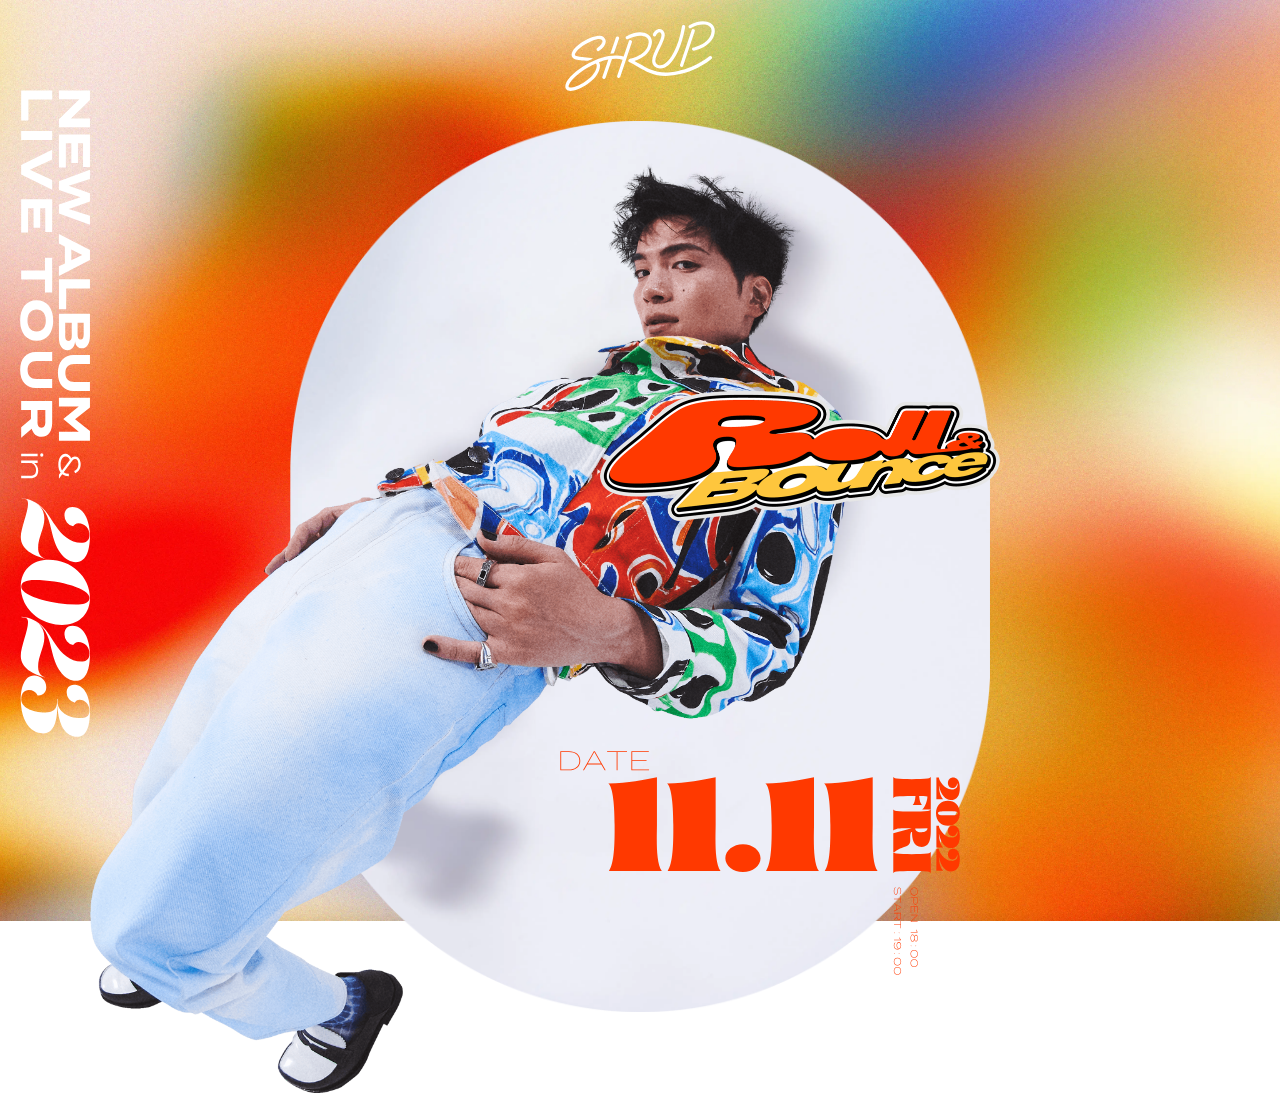
<file: 2.sirup/index.html>
<!DOCTYPE html>
<html lang="en">

<head>
    <meta charset="UTF-8" />
    <meta http-equiv="X-UA-Compatible" content="IE=edge" />
    <meta name="viewport" content="width=device-width, initial-scale=1.0" />
    <title>sirup</title>
    <link rel="stylesheet" href="./css/sirup.css" />
    <script src="./js/sirup.js" defer></script>
</head>

<body>
    <h1 class="title"><img src="./images/content-logo.svg" alt=""></h1>

    <div class="contWrap">
        <div class="shadow"><img src="./images/content-panel-pc.webp" alt=""></div>

        <div class="date"><img src="./images/content-date-pc.svg" alt=""></div>

        <div class="human"><img src="./images/content-artist.png" alt=""></div>

        <div class="textImg"><img src="./images/content-rollbounce.png" alt=""></div>

    </div>

    <div class="subTitle">
        <img src="./images/download.svg" alt="">
    </div>
</body>

</html>
</file>
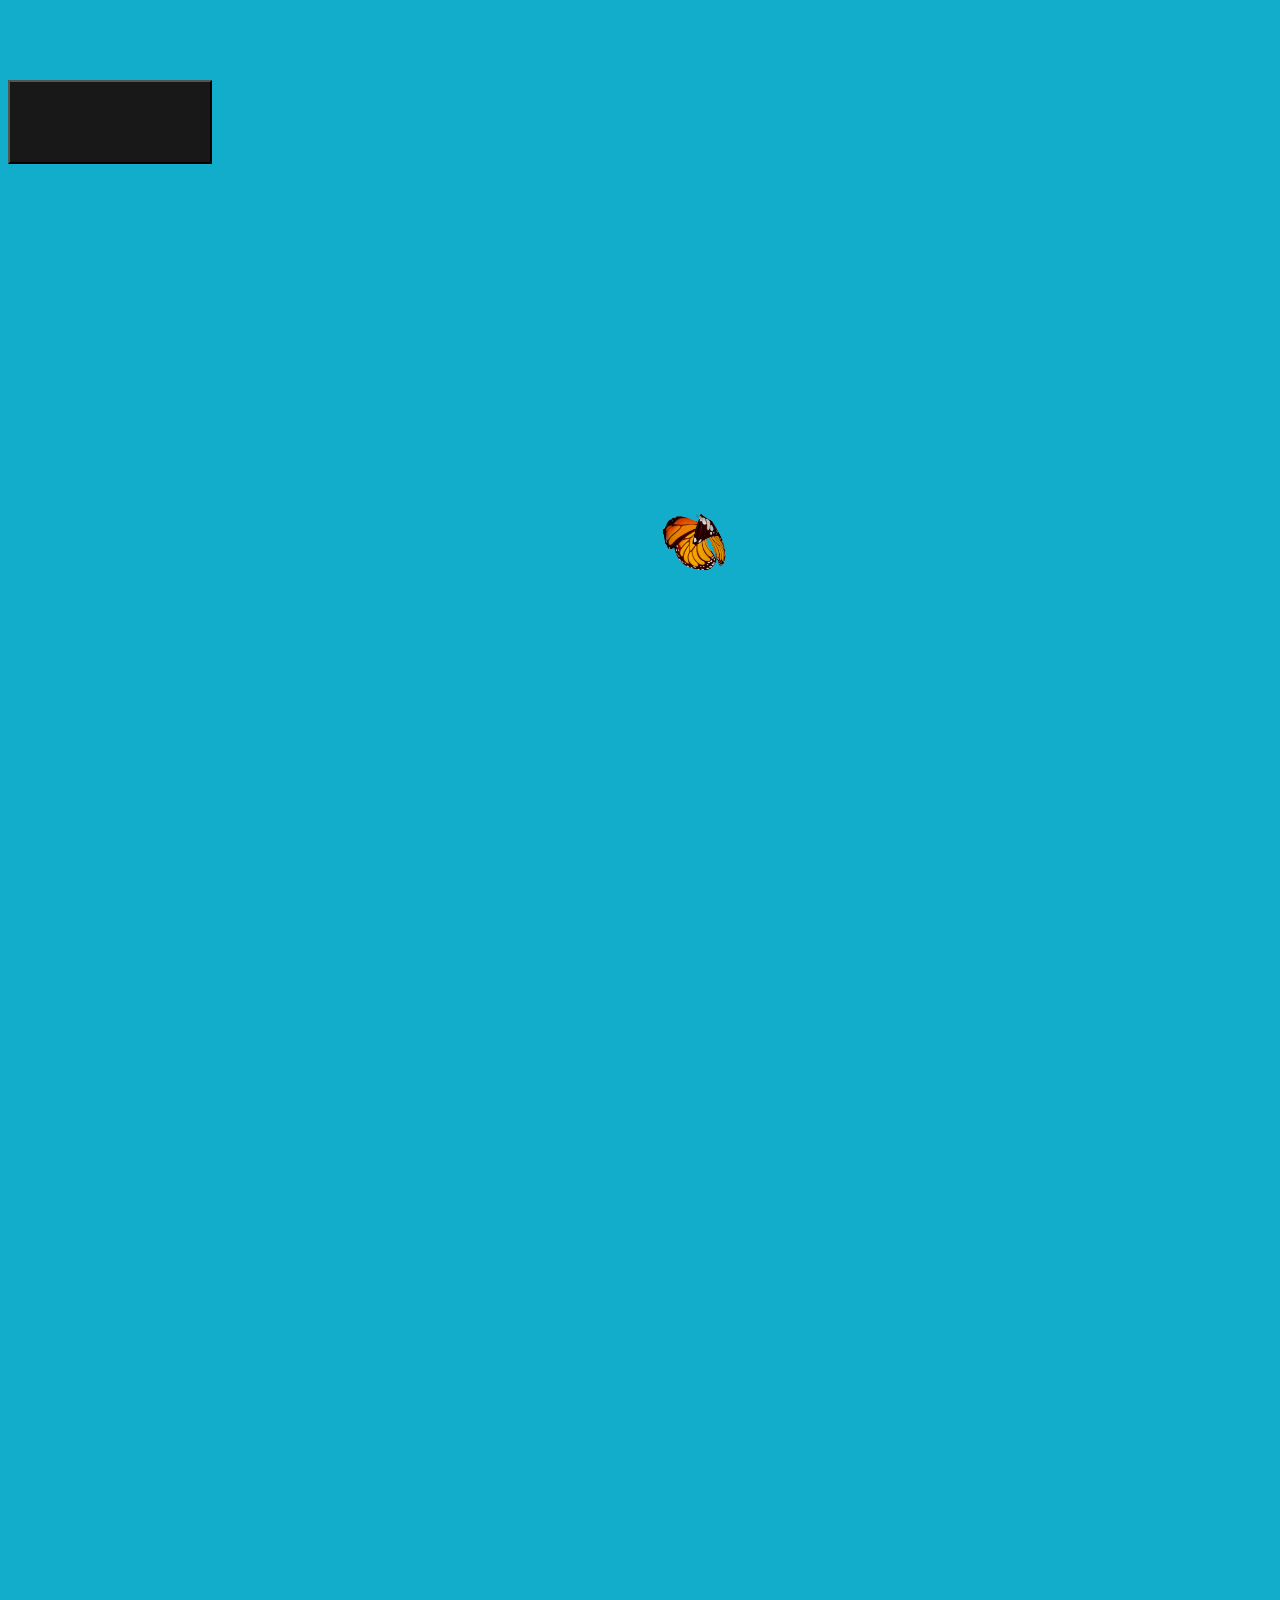
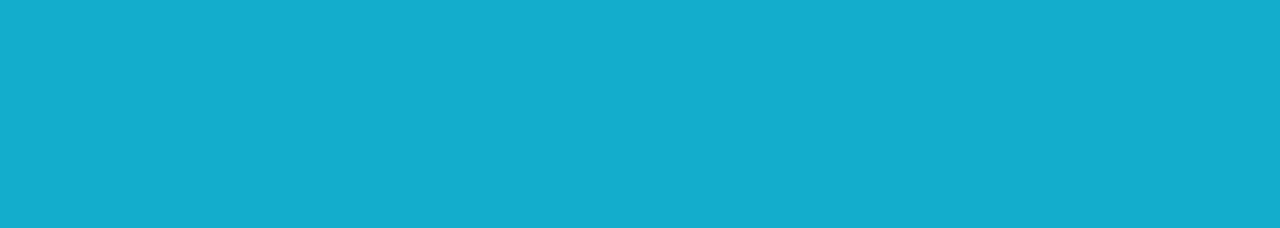
<file: 1.mousemove/mousemove.html>
<!DOCTYPE html>
<html lang="en">

<head>
    <meta charset="UTF-8">
    <meta http-equiv="X-UA-Compatible" content="IE=edge">
    <meta name="viewport" content="width=device-width, initial-scale=1.0">
    <title>Document</title>

    <style>
        body {
            background: #13adcc;
            height: 200vh;
        }

        h1 {
            font-size: 30px;
            padding: 20px;
        }

        .box {
            width: 40px;
            height: 40px;
            position: absolute;
            top: 50%;
            left: 50%;
            transform: translate(-50%, -50%);
            transition: all 500ms cubic-bezier(1.000, -0.565, 0.030, 1.650);
            /* custom */

            transition-timing-function: cubic-bezier(1.000, -0.565, 0.030, 1.650);
            /* custom */
        }

        .box img {
            width: 160px;
        }

        button {
            background-color: #181818;
            color: #fff;
            padding: 40px 100px;
            font-size: 30px;
            transition: all 500ms ease;
        }

        button:hover {
            padding: 45px 120px;
            background-color: #71017e;
        }
    </style>
    <script>
        window.onload = () => {
            const h1 = document.querySelector('h1');

            const box = document.querySelector('.box');

            const button = document.querySelector("button");

            button.addEventListener('mouseenter', () => {
                console.log('1')
            })

            //console.log(h1)

            let x = 0;
            let y = 0;
            let targetX = 0;
            let targetY = 0;
            window.addEventListener("mousemove", (event) => {


                //console.log(event.pageY, event.clientY, event.screenY);

                x = event.pageX
                y = event.pageY

                h1.innerText = `x : ${event.pageX} y : ${event.pageY}`

                box.style.left = x + "px";
                box.style.top = y + "px";


            });



        }




    </script>
</head>

<body>
    <h1></h1>
    <div class="box">
        <img src="./image/butterfly.gif" alt="나비아" />
    </div>
    <button></button>
</body>

</html>
</file>
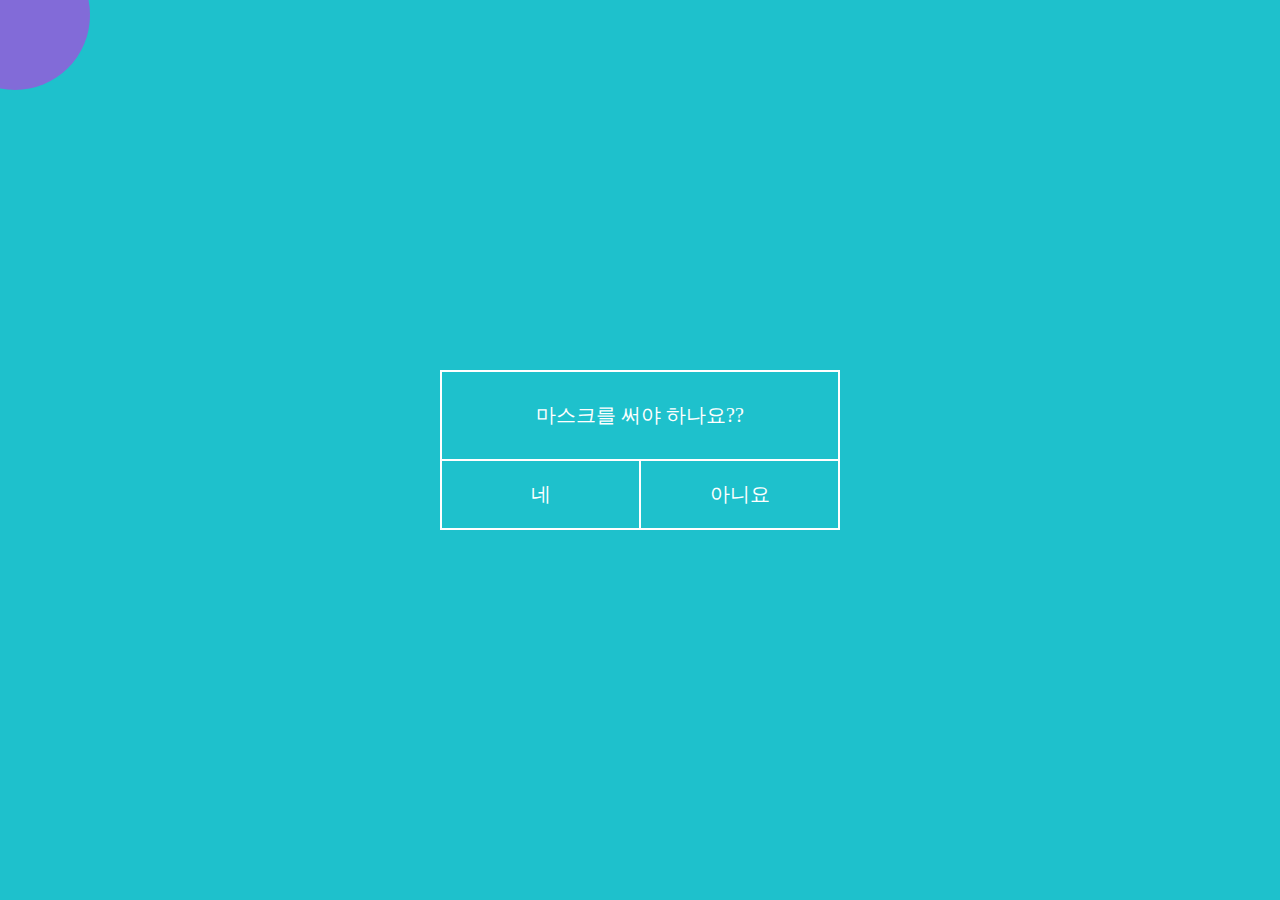
<file: 1.mousemove/mouseover.html>
<!DOCTYPE html>
<html lang="en">

<head>
    <meta charset="UTF-8">
    <meta http-equiv="X-UA-Compatible" content="IE=edge">
    <meta name="viewport" content="width=device-width, initial-scale=1.0">
    <title>mouseover</title>

    <style>
        body {
            background-color: rgb(30, 193, 204);
            overflow: hidden;
        }

        .gateBox {
            position: absolute;
            top: 50%;
            left: 50%;
            transform: translate(-50%, -50%);
            color: #fff;
            font-size: 20px;
            width: 400px;
        }

        .top {
            padding: 10px 30px;
            border: 2px solid #fff;
            text-align: center;
        }

        .bottom {
            border: 2px solid #fff;
            border-top: none;
            display: flex;
            justify-content: space-evenly;

        }

        .bottom a {
            color: #fff;
            padding: 20px;
            width: 50%;
            text-align: center;
            text-decoration: none;
            transition: all 0.2s ease-out;
        }

        a:hover {
            background-color: #fff;
            color: #181818;
        }

        .line {
            border: 1px solid #fff;
        }

        .cursorItem {
            position: absolute;
            top: -60px;
            left: -60px;
            z-index: 1000;
            pointer-events: none;
        }

        .circle {
            position: fixed;
            width: 150px;
            height: 150px;
            background-color: rgba(255, 0, 230, 0.448);
            border-radius: 50%;
            transition: all 0.5s ease-in-out;
        }
        
    </style>
    <script type="text/javascript">
        window.onload = () => {
            let x = 0;
            let y = 0;
            const speed = 0.09;
            let targetX = 0;
            let targetY = 0;

            const cursorItem = document.querySelector(".cursorItem");

            const circle = cursorItem.querySelector(".circle");

            const buttonAll = document.querySelectorAll("a")



            buttonAll.forEach((item) => {
                item.addEventListener("mouseenter", () => {
                    circle.style.transform = "scale(.3)";
                });

                item.addEventListener("mouseleave", () => {
                    circle.style.transform = "scale(1)";
                });
            })

            window.addEventListener("mousemove", (e) => {

                x = e.pageX;
                y = e.pageY;


            })

            const loop = () => {
                targetX += (x - targetX) * speed
                targetY += (y - targetY) * speed

                cursorItem.style.transform = `translate3d(${targetX}px, ${targetY}px, 0)`;

                window.requestAnimationFrame(loop);
            }
            loop();




        }
    </script>
</head>

<body>
    <div class="cursorItem">
        <span class="circle"></span>
    </div>
    <div class="gateBox">
        <div class="top">
            <p>마스크를 써야 하나요??</p>
        </div>
        <div class="bottom">
            <a href="#yes">네</a>
            <span class="line"></span>
            <a href="#no">아니요</a>
        </div>
    </div>

</body>

</html>
</file>
<file: 2.sirup/css/sirup.css>
body {
    width: 100%;
    height: 100vh;
    background: url(../images/bg-pc.webp) center center / cover no-repeat;
    padding: 0;
    margin: 0;
    overflow: hidden;
}
img {
    width: 100%;
}

.title {
    text-align: center;
}
.title img {
    width: 150px;
}
.subTitle {
    position: fixed;
    top: 10%;
    left: 20px;
}
.subTitle img {
    width: 70px;
}

.contWrap {
    position: relative;
    margin: 0 auto;
    width: 80vw;
    height: 100vh;
}

.contWrap div {
    position: absolute;
}
.contWrap div img {
    transform-style: preserve-3d;
    transform-origin: 50% 50%;
}

.shadow {
    width: 700px;
    left: 50%;
    transform: translateX(-50%);
}
.date {
    width: 400px;
    left: 50%;
    top: 70%;
    transform: translateX(-20%);
}
.human {
    width: 1200px;
    left: 50%;
    transform: translateX(-50%);
}
.textImg {
    width: 400px;
    left: 50%;
    top: 30%;
    transform: translateX(-10%);
}
</file>
